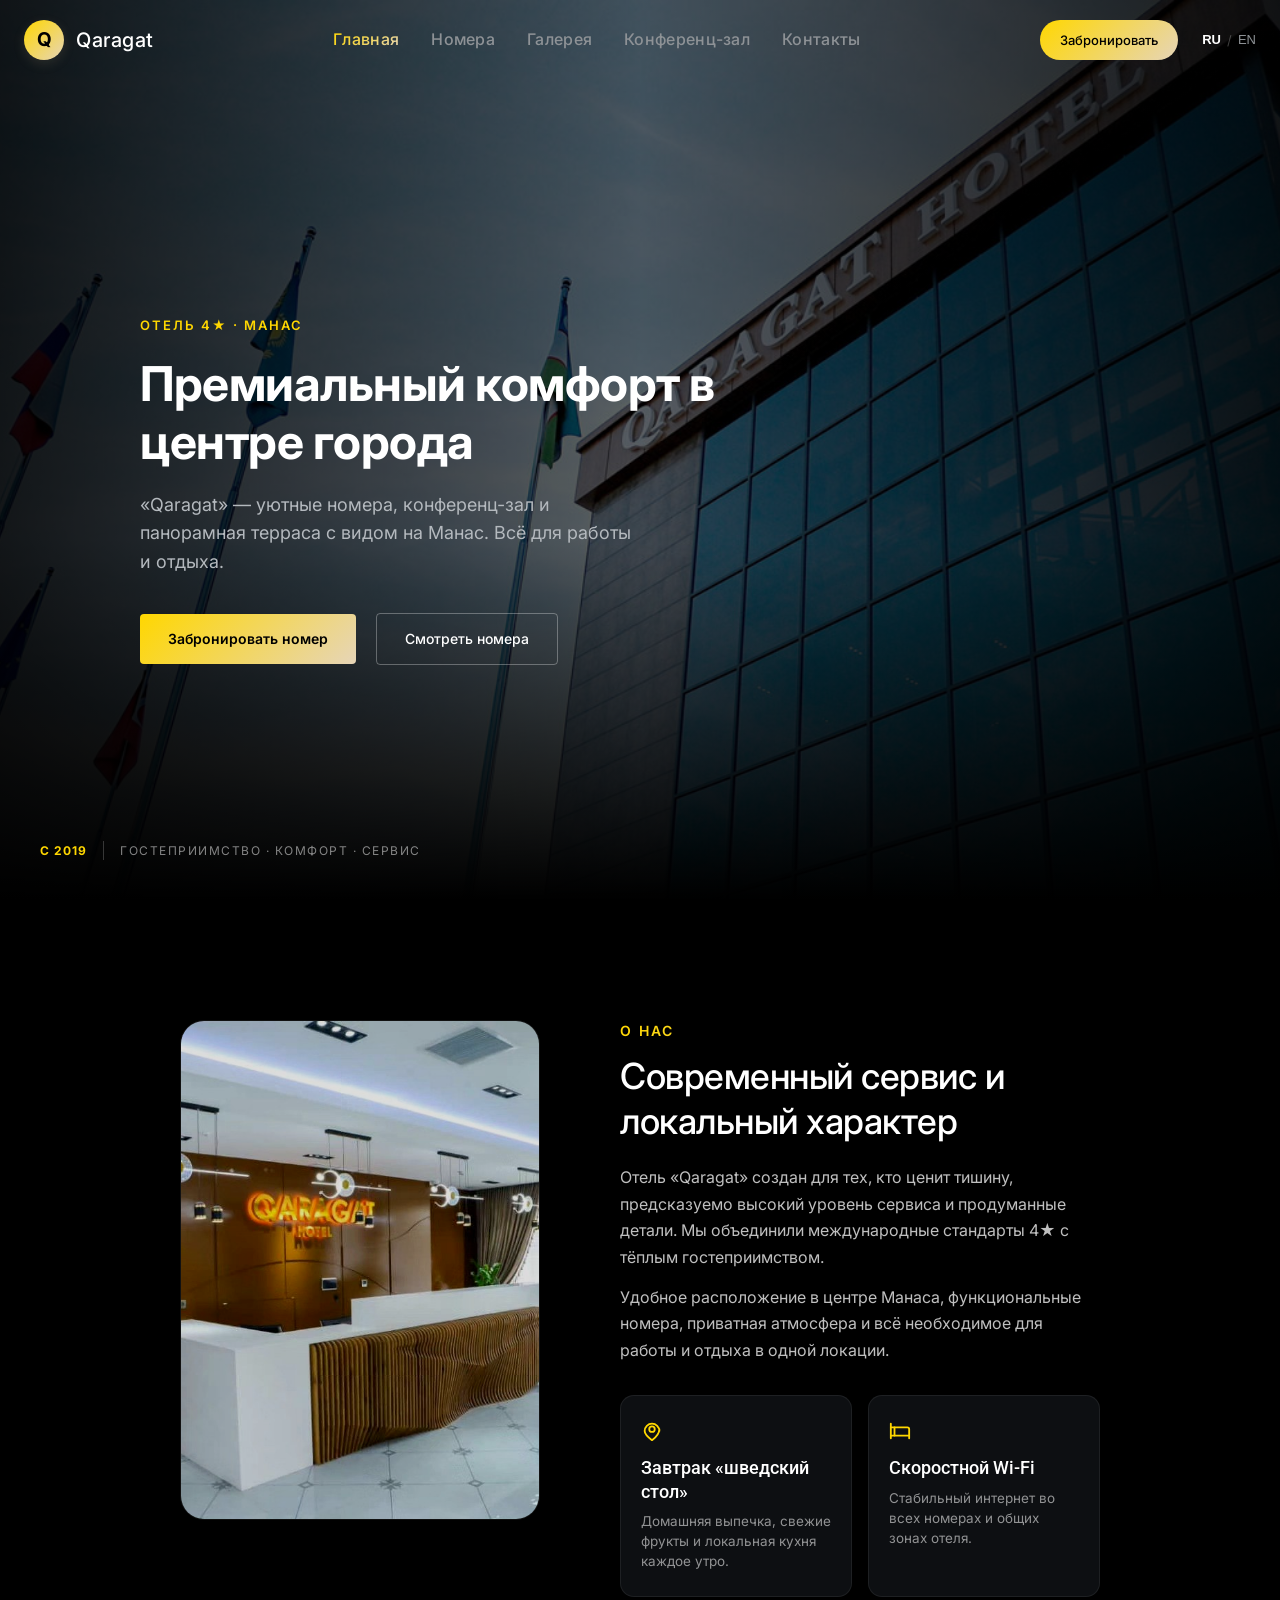
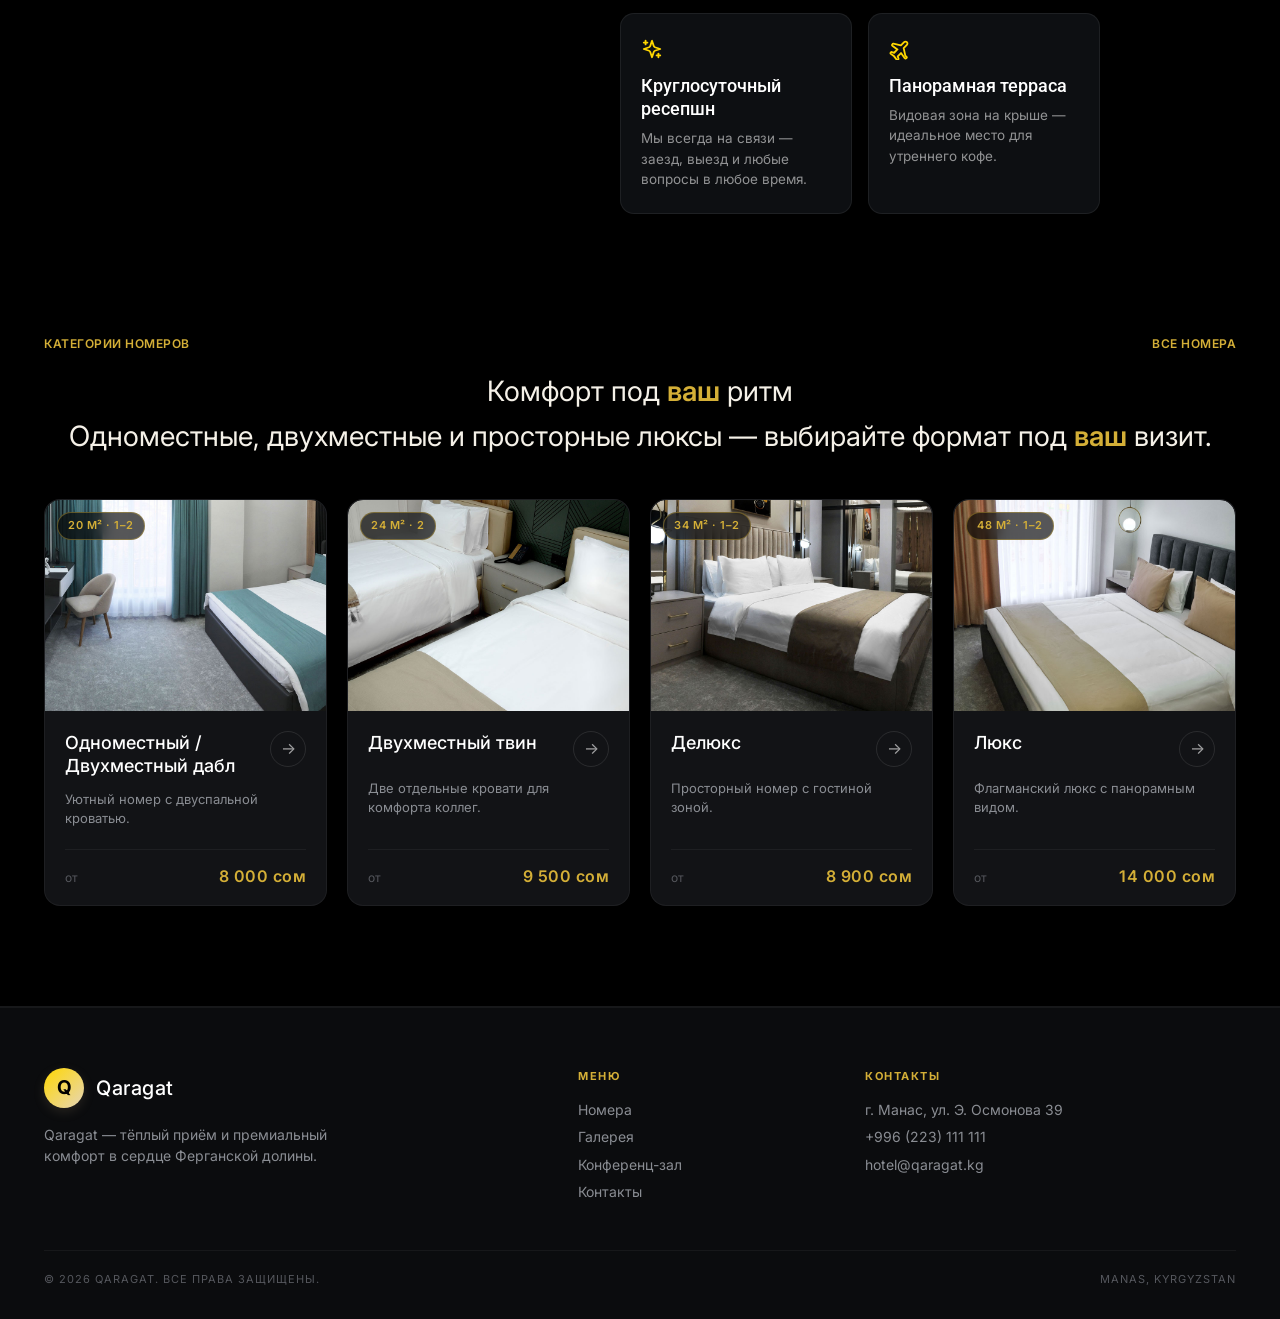
<file: Qaragat/HTML/index.html>
<!doctype html>
<html lang="ru">
  <head>
    <meta charset="utf-8" />
    <meta name="viewport" content="width=device-width,initial-scale=1" />
    <title>Отель «Qaragat» — 4★ в Манасе</title>
    <meta name="description" content="Отель «Qaragat» — 4-звёздочный бизнес-отель в Манасе. Комфортабельные номера, конференц-зал, панорамная терраса, бесплатный Wi-Fi." />
    <meta property="og:title" content="Отель «Qaragat» — 4★ в Манасе" />
    <meta property="og:description" content="Премиальный комфорт в сердце Манаса." />
    <meta property="og:type" content="website" />
    <meta name="twitter:card" content="summary_large_image" />
    <link rel="preconnect" href="https://fonts.googleapis.com">
    <link rel="stylesheet" href="../CSS/style.css" />
  </head>
  <body>
    <!-- HEADER -->
    <header class="site-header">
      <div class="container inner">
        <a href="index.html" class="brand">
          <span class="brand-mark">Q</span>
          <span class="brand-name">Qaragat</span>
        </a>
        <nav class="nav">
         <a href="index.html" class="active" data-i18n="nav.index">Главная</a>
         <a href="rooms.html" data-i18n="nav.rooms">Номера</a> 
         <a href="gallery.html" data-i18n="nav.gallery">Галерея</a>
         <a href="conference.html" data-i18n="nav.conference">Конференц-зал</a>
         <a href="contacts.html" data-i18n="nav.contacts">Контакты</a>
        </nav>
        <div class="header-side">
          <a href="contacts.html" class="btn btn-outline" style="padding:10px 20px;" data-i18n="nav.book">Забронировать</a>
          <div class="lang">
            <button type="button" data-lang="ru">RU</button>
            <span>/</span>
            <button type="button" data-lang="en">EN</button>
          </div>
          <button class="menu-toggle" aria-label="Menu"><span></span></button>
        </div>
      </div>
    </header>

    <!-- HERO -->
<section class="hero">
  <div class="hero-bg"><img src="/assets/отель.jpg" alt="Qaragat facade at night" /></div>
  <div class="container">
    <div class="kicker-hero" data-i18n="hero.kicker">Отель 4★ · Манас</div>
    <h1 style="margin-top:20px;" data-i18n="hero.title"></h1>
    <p class="lead" data-i18n="hero.lead">«Qaragat» — премиальный комфорт в самом центре Джалал-Абада.</p>
    <div class="cta-row">
      <a href="contacts.html" class="btn btn-primary" data-i18n="hero.cta1">Забронировать номер</a>
      <a href="rooms.html" class="btn btn-outline" data-i18n="hero.cta2">Смотреть номера</a>
    </div>
  </div>
  <div class="meta">
    <strong data-i18n="hero.meta.since">с 2019</strong>
    <span data-i18n="hero.meta.text">гостеприимство · комфорт · сервис</span>
  </div>
</section>

<!-- ABOUT -->
<section class="section about-section">
  <div class="container split">
    <div class="about-img-box">
      <img src="/assets/photo_2026-07-16_18-07-27.jpg" alt="Lobby" />
    </div>

    <div class="about-content">
      <div class="kicker-about" data-i18n="about.kicker">О НАС</div>
      <h2 class="about-title" data-i18n="about.title">Гостеприимство с характером</h2>
      
     <p class="muted" data-i18n="about.body1">
  Отель «Qaragat» расположен в деловом центре города Джалал-Абад. Аэропорт — в семи минутах езды, городской автовокзал — в двух минутах ходьбы, а лучшие рестораны, кафе и торговые центры — поблизости.
</p>
<p class="muted" data-i18n="about.body2">
  Мы принимаем деловых людей и туристов, предлагая комфортабельные номера, конференц-зал и террасу на крыше с видом на город.
</p>

      <div class="about-features-grid">
        
        <div class="feature-card">
          <div class="feature-icon">
            <svg width="22" height="22" viewBox="0 0 24 24" fill="none" stroke="currentColor" stroke-width="2" stroke-linecap="round" stroke-linejoin="round"><path d="M20 10c0 6-8 12-8 12s-8-6-8-10a8 8 0 0 1 16 0Z"/><circle cx="12" cy="10" r="3"/></svg>
          </div>
          <h3 class="feature-title" data-i18n="features.f1.t">Деловой центр</h3>
          <p class="feature-desc" data-i18n="features.f1.d">В самом сердце Джалал-Абада, рядом с автовокзалом и аэропортом.</p>
        </div>

        <div class="feature-card">
          <div class="feature-icon">
            <svg width="22" height="22" viewBox="0 0 24 24" fill="none" stroke="currentColor" stroke-width="2" stroke-linecap="round" stroke-linejoin="round"><path d="M2 4v16"/><path d="M2 8h18a2 2 0 0 1 2 2v10"/><path d="M2 17h20"/><path d="M6 8v9"/></svg>
          </div>
          <h3 class="feature-title" data-i18n="features.f2.t">4 категории номеров</h3>
          <p class="feature-desc" data-i18n="features.f2.d">От одноместных до просторных люксов с продуманным дизайном.</p>
        </div>

        <div class="feature-card">
          <div class="feature-icon">
            <svg width="22" height="22" viewBox="0 0 24 24" fill="none" stroke="currentColor" stroke-width="2" stroke-linecap="round" stroke-linejoin="round"><path d="m12 3-1.912 5.813a2 2 0 0 1-1.275 1.275L3 12l5.813 1.912a2 2 0 0 1 1.275 1.275L12 21l1.912-5.813a2 2 0 0 1 1.275-1.275L21 12l-5.813-1.912a2 2 0 0 1-1.275-1.275L12 3Z"/><path d="M5 3v4"/><path d="M19 17v4"/><path d="M3 5h4"/><path d="M17 19h4"/></svg>
          </div>
          <h3 class="feature-title" data-i18n="features.f3.t">Конференц-зал</h3>
          <p class="feature-desc" data-i18n="features.f3.d">Оборудованное пространство для переговоров и мероприятий.</p>
        </div>

        <div class="feature-card">
          <div class="feature-icon">
            <svg width="22" height="22" viewBox="0 0 24 24" fill="none" stroke="currentColor" stroke-width="2" stroke-linecap="round" stroke-linejoin="round"><path d="M17.8 19.2 16 11l3.5-3.5a2.12 2.12 0 0 0 0-3 2.12 2.12 0 0 0-3 0L13 8 4.8 6.2a1 1 0 0 0-1.1.5l-.3.5a1 1 0 0 0 .2 1.2l5.6 4.1-3.6 3.6-2.4-.8a1 1 0 0 0-1.1.3l-.3.4a1 1 0 0 0 .2 1.3l3.6 2.7 2.7 3.6a1 1 0 0 0 1.3.2l.4-.3a1 1 0 0 0 .3-1.1l-.8-2.4 3.6-3.6 4.1 5.6a1 1 0 0 0 1.2.2l.5-.3a1 1 0 0 0 .5-1.1Z"/></svg>
          </div>
          <h3 class="feature-title" data-i18n="features.f4.t">Терраса на крыше</h3>
          <p class="feature-desc" data-i18n="features.f4.d">Панорамный вид на город — идеально для вечера с гостями.</p>
        </div>

      </div>
    </div>
  </div>
</section>

    <!-- ROOMS PREVIEW -->
     <section class="section" style="padding-top:0;">
      <div class="container-roomspreview">
       <div class="section-head">
      
       <div class="kicker-row">
        <div class="kicker-rooms" data-i18n="rooms.kicker">Категории номеров</div>
        <a href="rooms.html" class="gold-link" data-i18n="rooms.viewAll">Все номера → </a>
       </div>

      <h2 style="margin-top:14px;" data-i18n="rooms.title">Комфорт под <span>ваш</span> ритм</h2>
      <p data-i18n="rooms.subtitle">…</p>
    </div>
    
       <div class="rooms-grid" data-rooms-grid></div>
      </div>
     </section>

    <!-- FOOTER -->
    <footer class="site-footer">
  <div class="container-roomspreview"> 
    
    <div class="footer-grid">
      <div>
        <a href="/" class="brand">
          <span class="brand-mark">Q</span>
          <span class="brand-name">Qaragat</span>
        </a>
        <p class="footer-tagline" data-i18n="footer.tagline">…</p>
      </div>

      <div>
        <h5 data-i18n="footer.menu">Меню</h5>
        <ul>
          <li><a href="rooms.html" data-i18n="nav.rooms">Номера</a></li>
          <li><a href="gallery.html" data-i18n="nav.gallery">Галерея</a></li>
          <li><a href="conference.html" data-i18n="nav.conference">Конференц-зал</a></li>
          <li><a href="contacts.html" data-i18n="nav.contacts">Контакты</a></li>
        </ul>
      </div>

      <div>
        <h5 data-i18n="footer.contacts">Контакты</h5>
        <ul>
          <li data-i18n="contacts.addressValue">г. Манас, ул. Э. Осмонова 39</li>
          <li><a href="tel:+996223111111" data-i18n="contacts.phoneValue">+996 (223) 111 111</a></li>
          <li><a href="mailto:hotel@qaragat.kg" data-i18n="contacts.emailValue">hotel@qaragat.kg</a></li>
        </ul>
      </div>
    </div>

    <div class="copyright">
      <p>© <span id="year"></span> Qaragat. <span data-i18n="footer.rights">Все права защищены.</span></p>
      <p>Manas, Kyrgyzstan</p>
    </div>

  </div>
</footer>

    <script type="module" src="../JS/main.js"></script>
  </body>
</html>
</file>
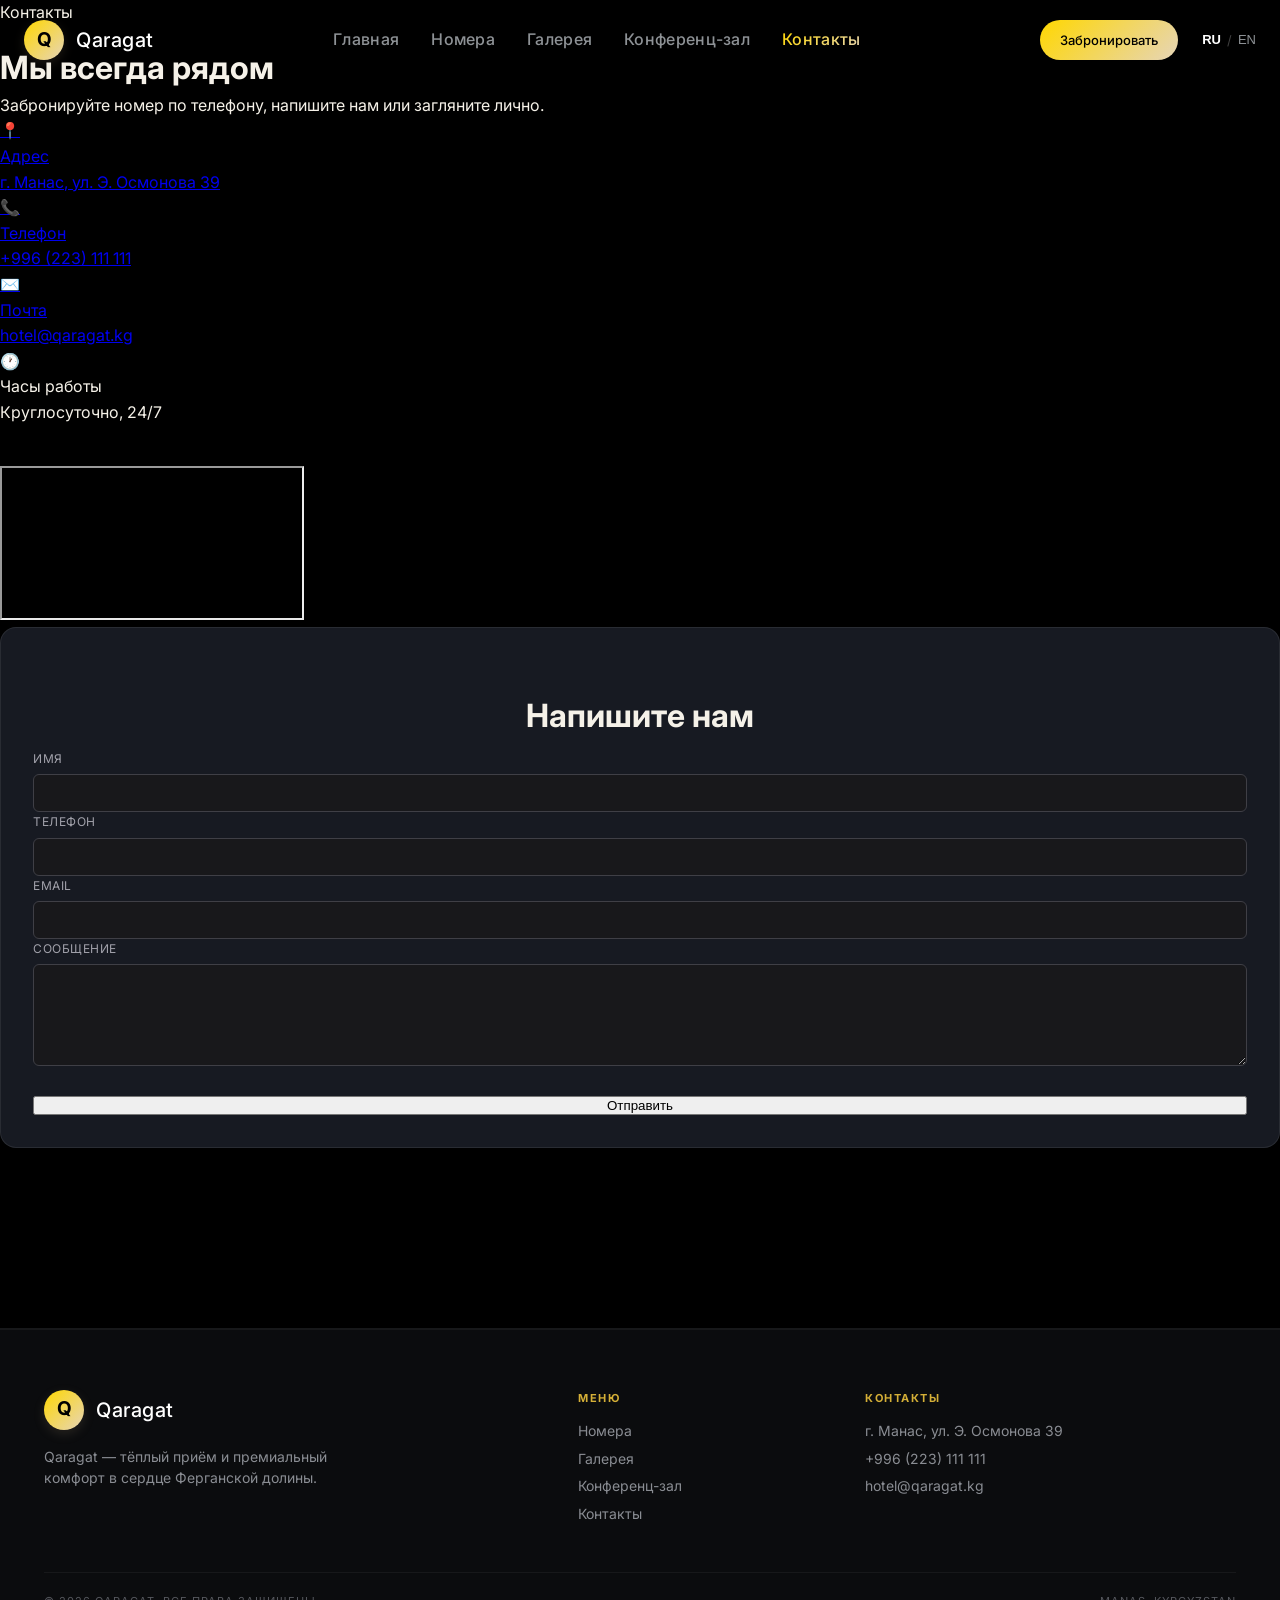
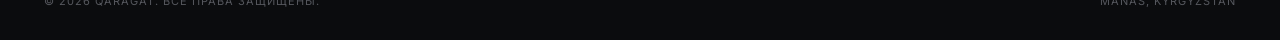
<file: Qaragat/HTML/contacts.html>
<!doctype html>
<html lang="ru">
  <head>
    <meta charset="utf-8" />
    <meta name="viewport" content="width=device-width,initial-scale=1" />
    <title>Контакты — Отель «Qaragat»</title>
    <meta name="description" content="Адрес, телефон и форма обратной связи отеля «Qaragat» в Джалал-Абаде." />
    <link rel="preconnect" href="https://fonts.googleapis.com" />
    <link rel="preconnect" href="https://fonts.gstatic.com" crossorigin />
    <link href="https://fonts.googleapis.com/css2?family=Instrument+Serif&family=Work+Sans:wght@300;400;500;600;700&display=swap" rel="stylesheet" />
    <link rel="stylesheet" href="../CSS/style.css" />
  </head>
  <body>
    <header class="site-header">
      <div class="container inner">
        <a href="index.html" class="brand"><span class="brand-mark">Q</span><span class="brand-name">Qaragat</span></a>
        <nav class="nav">
        <a href="index.html" data-i18n="nav.index">Главная</a>
         <a href="rooms.html" data-i18n="nav.rooms">Номера</a> 
         <a href="gallery.html" data-i18n="nav.gallery">Галерея</a>
         <a href="conference.html" data-i18n="nav.conference">Конференц-зал</a>
         <a href="contacts.html" class="active" data-i18n="nav.contacts">Контакты</a>
        </nav>
        <div class="header-side">
        <a href="contacts.html" class="btn btn-outline" style="padding:10px 20px;" data-i18n="nav.book">Забронировать</a>
          <div class="lang">
            <button type="button" data-lang="ru">RU</button><span>/</span><button type="button" data-lang="en">EN</button>
          </div>
          <button class="menu-toggle" aria-label="Menu"><span></span></button>
        </div>
      </div>
    </header>

    <div class="contacts-page-head container">
      <div class="kicker" data-i18n="contacts.kicker">Контакты</div>
      <h1 style="margin-top:16px;" data-i18n="contacts.title">Мы всегда рядом</h1>
      <p data-i18n="contacts.subtitle">…</p>
    </div>

    <section class="container" style="padding-bottom:40px;">
      <div class="info-grid">
        <a class="info-card" href="https://www.openstreetmap.org/?mlat=40.9333&mlon=73.0000#map=13/40.9333/73.0000" target="_blank" rel="noreferrer">
          <div class="ic">📍</div>
          <div class="lbl" data-i18n="contacts.address">Адрес</div>
          <div class="val" data-i18n="contacts.addressValue">г. Манас, ул. Э. Осмонова 39</div>
        </a>
        <a class="info-card" href="tel:+996223111111">
          <div class="ic">📞</div>
          <div class="lbl" data-i18n="contacts.phone">Телефон</div>
          <div class="val" data-i18n="contacts.phoneValue">+996 (223) 111 111</div>
        </a>
        <a class="info-card" href="mailto:hotel@qaragat.kg">
          <div class="ic">✉️</div>
          <div class="lbl" data-i18n="contacts.email">Почта</div>
          <div class="val" data-i18n="contacts.emailValue">hotel@qaragat.kg</div>
        </a>
        <div class="info-card">
          <div class="ic">🕐</div>
          <div class="lbl" data-i18n="contacts.hours">Часы работы</div>
          <div class="val" data-i18n="contacts.hoursValue">Круглосуточно, 24/7</div>
        </div>
      </div>
    </section>

    <section class="container" style="padding-bottom:80px;">
      <div class="contacts-layout">
        <div class="map-wrap">
          <iframe title="map" loading="lazy" src="https://www.openstreetmap.org/export/embed.html?bbox=72.98%2C40.92%2C73.02%2C40.95&layer=mapnik&marker=40.9333%2C73.0000"></iframe>
        </div>
        <form id="contact-form" class="form-card">
          <h3 class="serif" data-i18n="contactForm.title">Напишите нам</h3>
          <div class="form-grid">
            <div class="contacts-field"><label data-i18n="contactForm.name">Имя</label><input type="text" name="name" required /></div>
            <div class="contacts-field"><label data-i18n="contactForm.phone">Телефон</label><input type="tel" name="phone" required /></div>
            <div class="contacts-field full"><label data-i18n="contactForm.email">Email</label><input type="email" name="email" required /></div>
            <div class="contacts-field full"><label data-i18n="contactForm.message">Сообщение</label><textarea name="message" rows="5" required></textarea></div>
          </div>
          <button type="submit" class="btn btn-primary btn-block" style="margin-top:22px;" data-i18n="contactForm.submit">Отправить</button>
        </form>
      </div>
    </section>

    <footer class="site-footer">
  <div class="container-roomspreview"> 
    
    <div class="footer-grid">
      <div>
        <a href="/" class="brand">
          <span class="brand-mark">Q</span>
          <span class="brand-name">Qaragat</span>
        </a>
        <p class="footer-tagline" data-i18n="footer.tagline">…</p>
      </div>

      <div>
        <h5 data-i18n="footer.menu">Меню</h5>
        <ul>
          <li><a href="rooms.html" data-i18n="nav.rooms">Номера</a></li>
          <li><a href="gallery.html" data-i18n="nav.gallery">Галерея</a></li>
          <li><a href="conference.html" data-i18n="nav.conference">Конференц-зал</a></li>
          <li><a href="contacts.html" data-i18n="nav.contacts">Контакты</a></li>
        </ul>
      </div>

      <div>
        <h5 data-i18n="footer.contacts">Контакты</h5>
        <ul>
          <li data-i18n="contacts.addressValue">г. Манас, ул. Э. Осмонова 39</li>
          <li><a href="tel:+996223111111" data-i18n="contacts.phoneValue">+996 (223) 111 111</a></li>
          <li><a href="mailto:hotel@qaragat.kg" data-i18n="contacts.emailValue">hotel@qaragat.kg</a></li>
        </ul>
      </div>
    </div>

    <div class="copyright">
      <p>© <span id="year"></span> Qaragat. <span data-i18n="footer.rights">Все права защищены.</span></p>
      <p>Manas, Kyrgyzstan</p>
    </div>

  </div>
</footer>

    <script type="module" src="../JS/main.js"></script>
  </body>
</html>
</file>
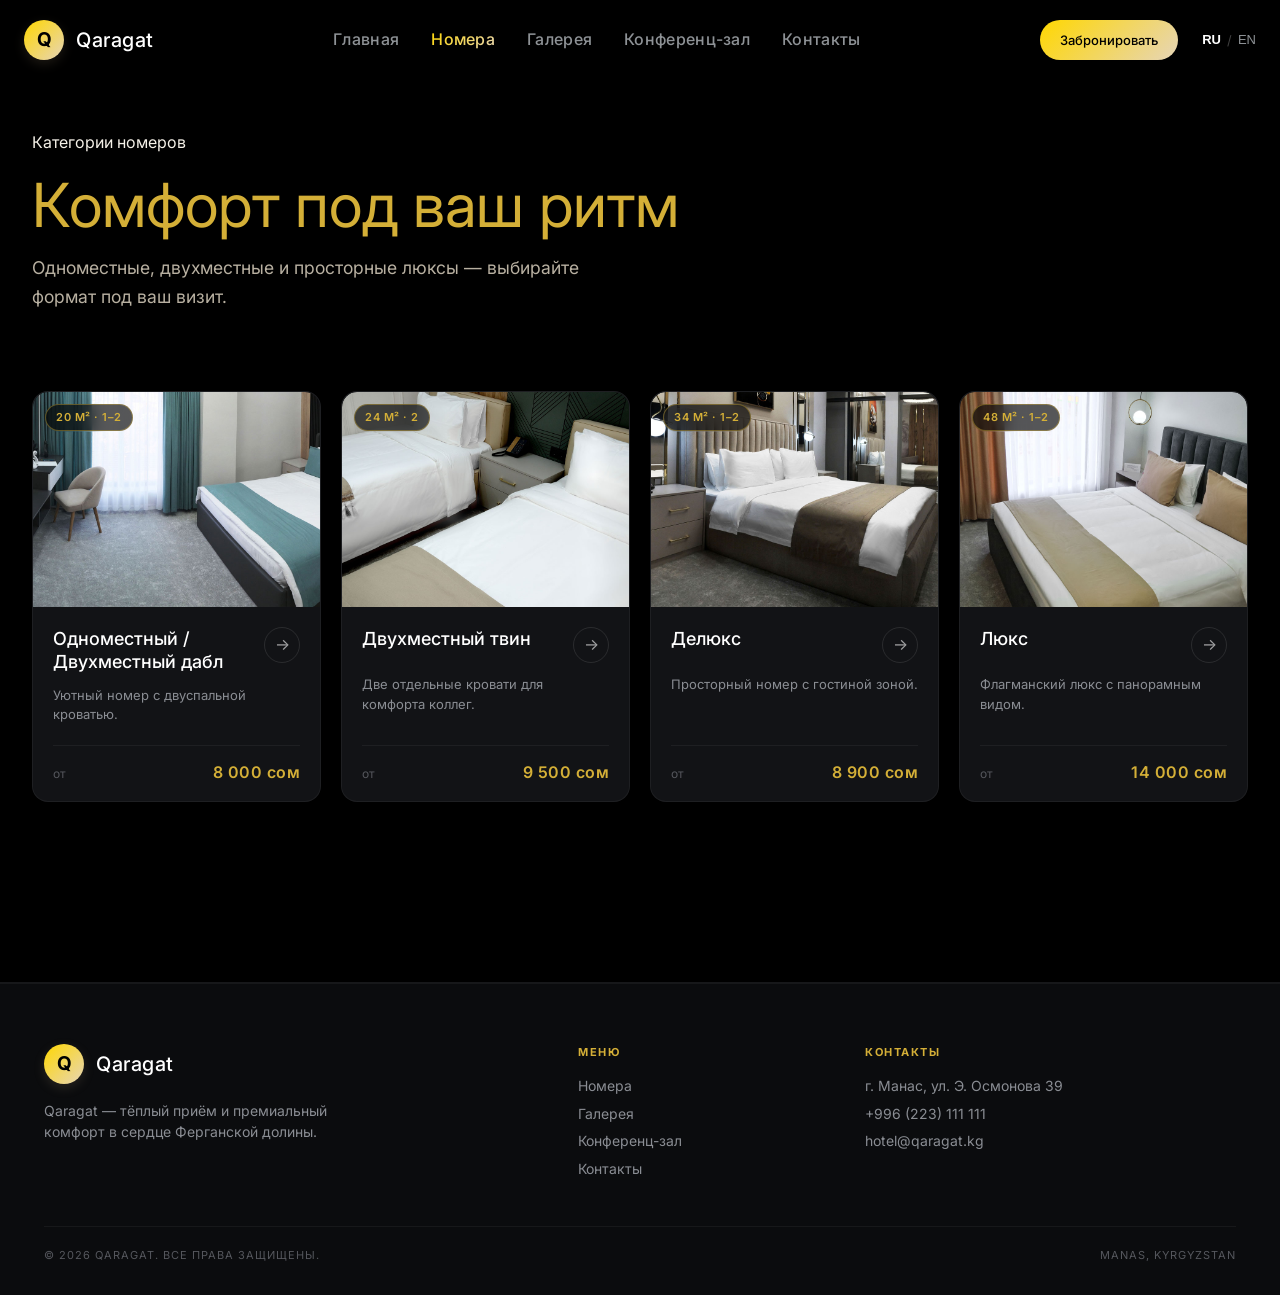
<file: Qaragat/HTML/rooms.html>
<!doctype html>
<html lang="ru">
  <head>
    <meta charset="utf-8" />
    <meta name="viewport" content="width=device-width,initial-scale=1" />
    <title>Номера — Отель «Qaragat»</title>
    <meta name="description" content="Одноместные, двухместные, делюкс и люкс номера отеля «Qaragat» в Джалал-Абаде." />
    <link rel="preconnect" href="https://fonts.googleapis.com" />
    <link rel="preconnect" href="https://fonts.gstatic.com" crossorigin />
    <link href="https://fonts.googleapis.com/css2?family=Instrument+Serif&family=Work+Sans:wght@300;400;500;600;700&display=swap" rel="stylesheet" />
    <link rel="stylesheet" href="../CSS/style.css" />
  </head>
  <body>
    <header class="site-header">
      <div class="container inner">
        <a href="index.html" class="brand"><span class="brand-mark">Q</span><span class="brand-name">Qaragat</span></a>
        <nav class="nav">
         <a href="index.html" data-i18n="nav.index">Главная</a>
         <a href="rooms.html" class="active" data-i18n="nav.rooms">Номера</a> 
         <a href="gallery.html" data-i18n="nav.gallery">Галерея</a>
         <a href="conference.html" data-i18n="nav.conference">Конференц-зал</a>
         <a href="contacts.html" data-i18n="nav.contacts">Контакты</a>
        </nav>
        <div class="header-side">
          <a href="contacts.html" class="btn btn-outline" style="padding:10px 20px;" data-i18n="nav.book">Забронировать</a>
          <div class="lang">
            <button type="button" data-lang="ru">RU</button><span>/</span><button type="button" data-lang="en">EN</button>
          </div>
          <button class="menu-toggle" aria-label="Menu"><span></span></button>
        </div>
      </div>
    </header>

    <section id="room-detail"></section>

    <section id="rooms-list">
      <div class="rooms-page-head container">
        <div class="kicker" data-i18n="rooms.kicker">Номера отеля «Qaragat»</div>
        <h1 style="margin-top:16px; color: #D4AF37" data-i18n="rooms.title">Премиальный комфорт</h1>
        <p data-i18n="rooms.subtitle">…</p>
      </div>
      <div class="container" style="padding-bottom:80px;">
        <div class="rooms-catalog-grid" data-rooms-grid></div>
      </div>
    </section>  

    <footer class="site-footer">
  <div class="container-roomspreview"> 
    
    <div class="footer-grid">
      <div>
        <a href="/" class="brand">
          <span class="brand-mark">Q</span>
          <span class="brand-name">Qaragat</span>
        </a>
        <p class="footer-tagline" data-i18n="footer.tagline">…</p>
      </div>

      <div>
        <h5 data-i18n="footer.menu">Меню</h5>
        <ul>
          <li><a href="rooms.html" data-i18n="nav.rooms">Номера</a></li>
          <li><a href="gallery.html" data-i18n="nav.gallery">Галерея</a></li>
          <li><a href="conference.html" data-i18n="nav.conference">Конференц-зал</a></li>
          <li><a href="contacts.html" data-i18n="nav.contacts">Контакты</a></li>
        </ul>
      </div>

      <div>
        <h5 data-i18n="footer.contacts">Контакты</h5>
        <ul>
          <li data-i18n="contacts.addressValue">г. Манас, ул. Э. Осмонова 39</li>
          <li><a href="tel:+996223111111" data-i18n="contacts.phoneValue">+996 (223) 111 111</a></li>
          <li><a href="mailto:hotel@qaragat.kg" data-i18n="contacts.emailValue">hotel@qaragat.kg</a></li>
        </ul>
      </div>
    </div>

    <div class="copyright">
      <p>© <span id="year"></span> Qaragat. <span data-i18n="footer.rights">Все права защищены.</span></p>
      <p>Manas, Kyrgyzstan</p>
    </div>

  </div>
</footer>

    <script type="module" src="../JS/main.js"></script>
  </body>
</html>
</file>
<file: Qaragat/CSS/style.css>
@import url("./global.css");
@import url("./header.css");
@import url("./hero.css");
@import url("./about.css");
@import url("./rooms.css");
@import url("./footer.css");
@import url("./booking.css");
@import url("./features.css");
@import url("./roomspreview.css");
</file>
